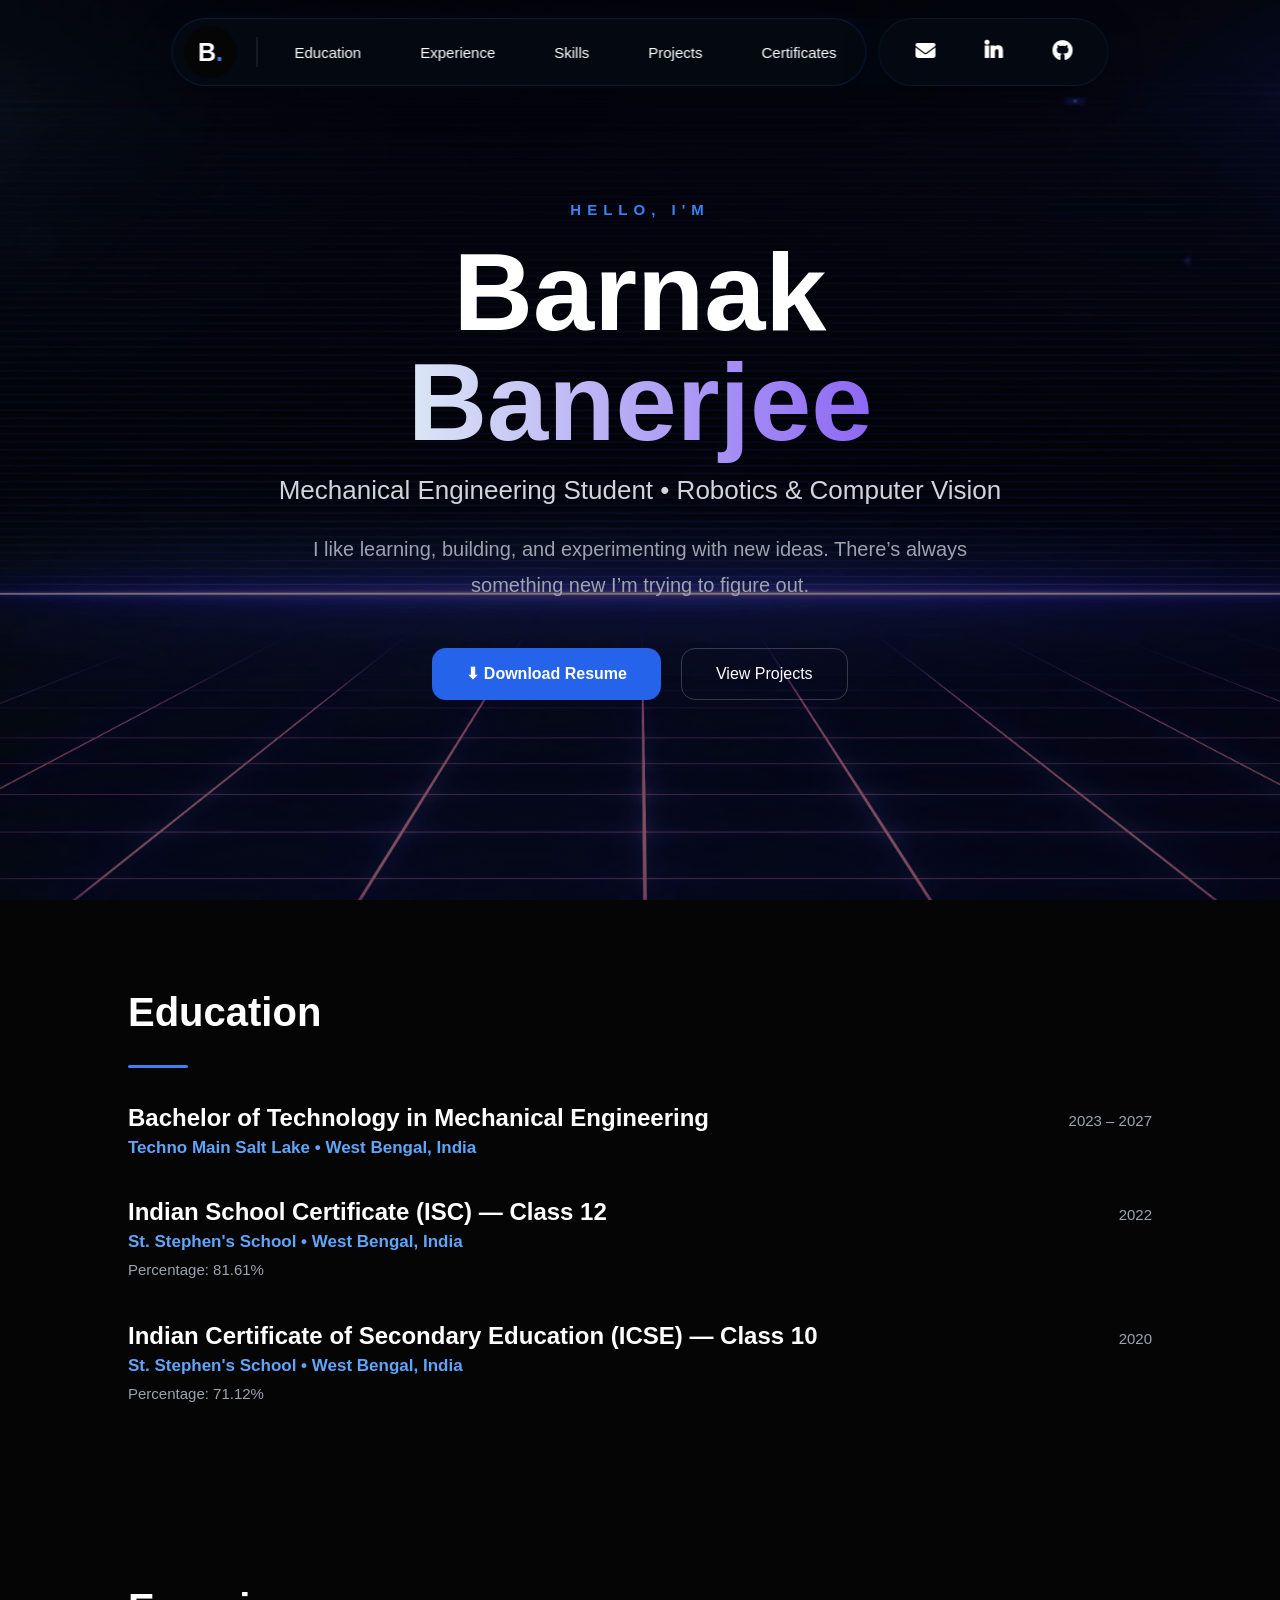
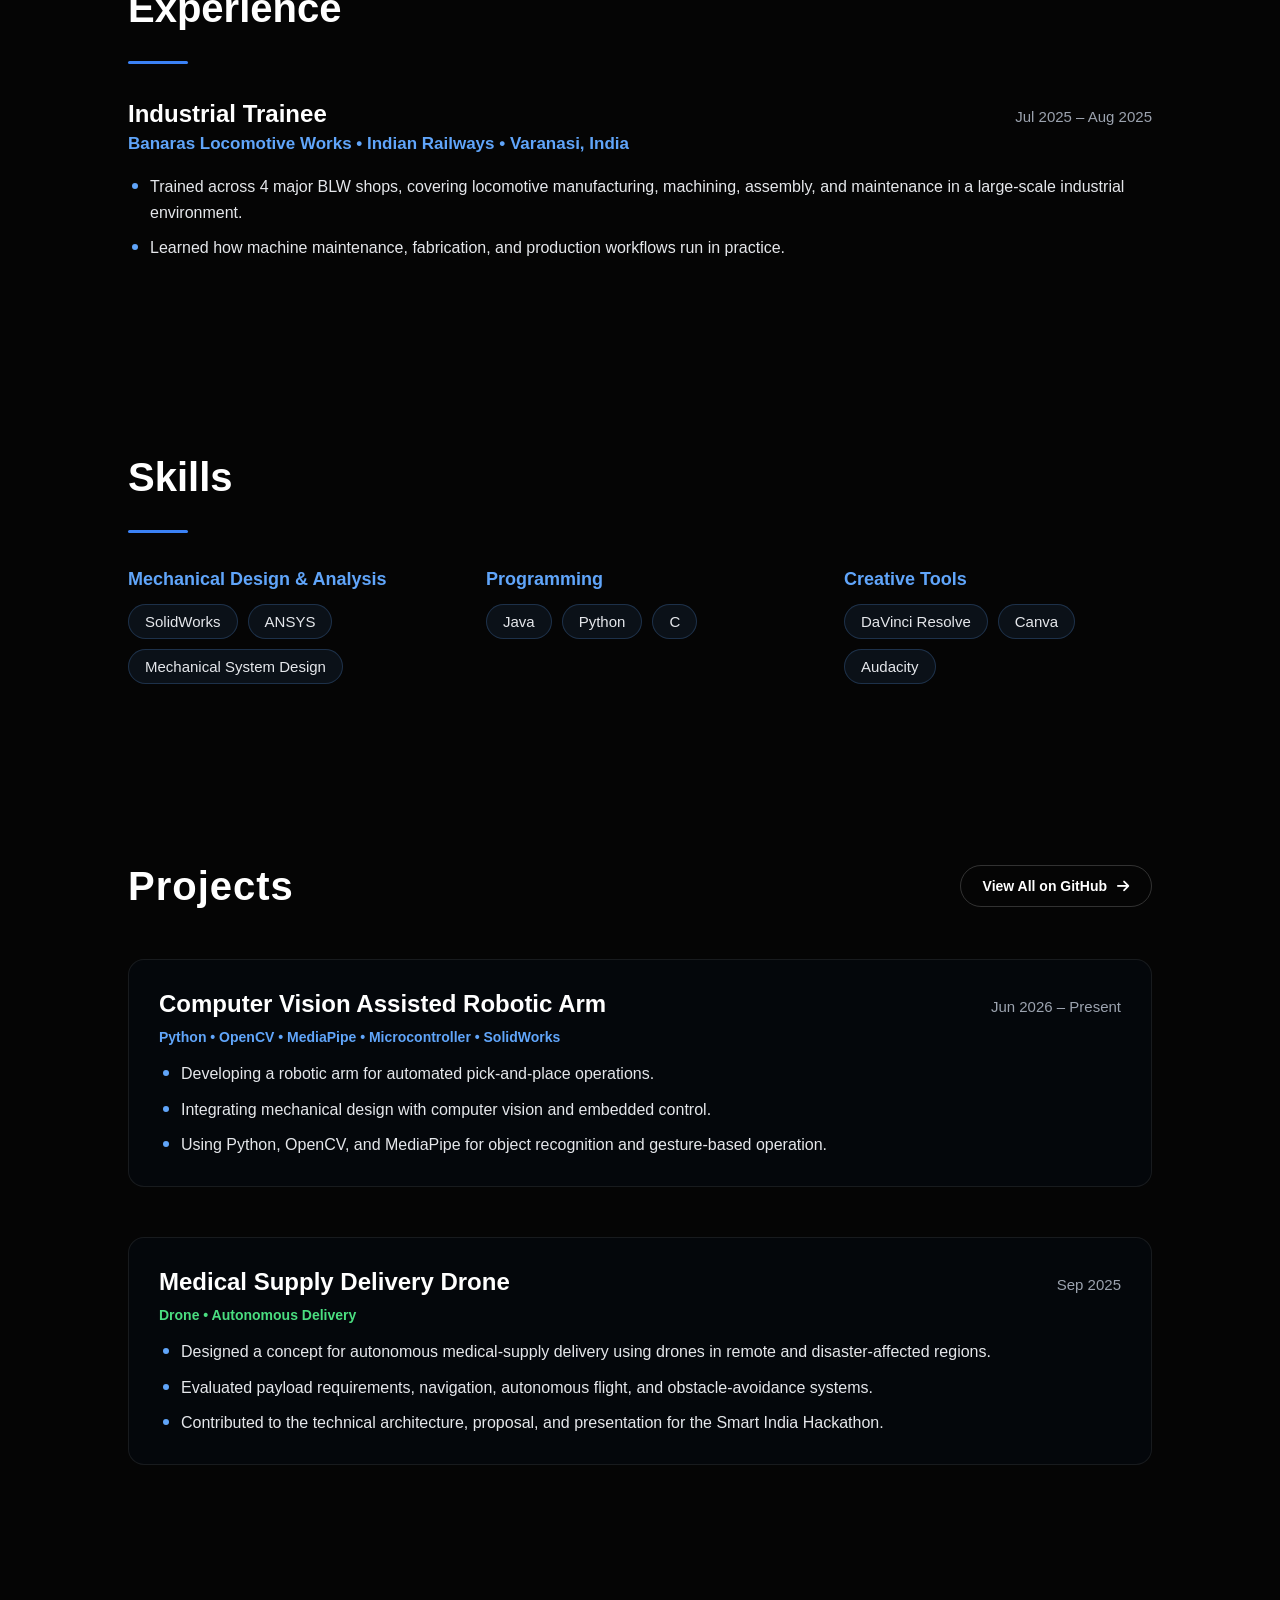
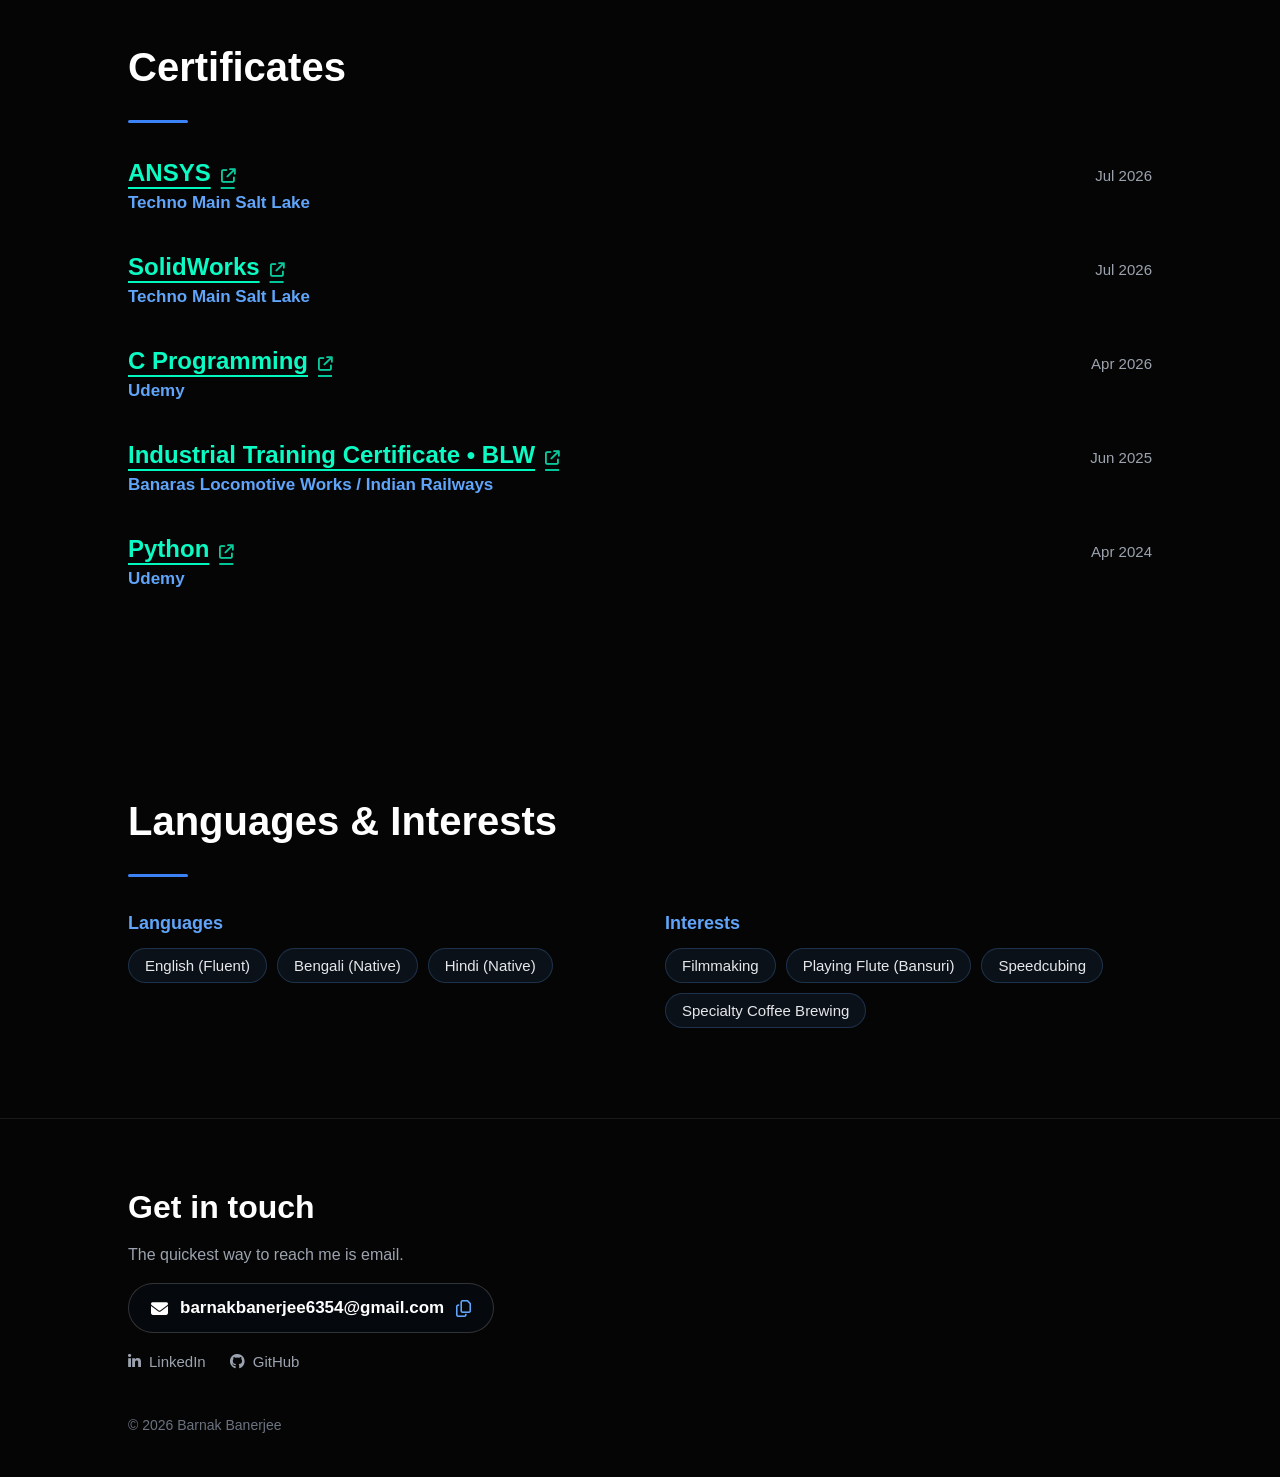
<file: index.html>
<!DOCTYPE html>
<html lang="en">
<head>
    <meta charset="UTF-8">
    <meta name="viewport" content="width=device-width,initial-scale=1">
    <title>Barnak Banerjee | Mechanical Engineering Student &amp; Programmer</title>
    <meta name="description" content="Portfolio of Barnak Banerjee, a mechanical engineering student building robotics and computer vision projects, with experience in SolidWorks, ANSYS and Python.">
    <meta property="og:type" content="website">
    <meta property="og:title" content="Barnak Banerjee | Portfolio">
    <meta property="og:description" content="Mechanical engineering student working on robotics, computer vision and CAD/CAE.">
    <link rel="icon" href="data:image/svg+xml,%3Csvg xmlns='http://www.w3.org/2000/svg' viewBox='0 0 64 64'%3E%3Crect width='64' height='64' rx='32' fill='%23050505'/%3E%3Ctext x='26' y='44' font-size='38' font-weight='800' text-anchor='middle' fill='white' font-family='Arial,sans-serif'%3EB%3C/text%3E%3Ccircle cx='46' cy='42' r='4' fill='%233b82f6'/%3E%3C/svg%3E">
    <link rel="stylesheet" href="https://cdnjs.cloudflare.com/ajax/libs/font-awesome/6.5.2/css/all.min.css">
    <link rel="stylesheet" href="style.css">
</head>
<body>
<nav>

    <!-- Navigation -->
    <div class="nav-main" id="navMain">

        <div class="nav-logo" id="navLogoBtn" role="button" tabindex="0" aria-label="Toggle menu">
            B<span>.</span>
        </div>

        <div class="nav-divider"></div>

        <div class="nav-links" id="navLinks">
            <a href="#education">Education</a>
            <a href="#experience">Experience</a>
            <a href="#skills">Skills</a>
            <a href="#projects">Projects</a>
            <a href="#certificates">Certificates</a>

        </div>

    </div>


    <!-- Contact -->
<div class="nav-contact">

    <a href="mailto:barnakbanerjee6354@gmail.com" id="copyEmail" data-email="barnakbanerjee6354@gmail.com" title="Copy email address" aria-label="Copy email address">
        <i class="fa-solid fa-envelope contact-icon"></i>
        <small></small>
    </a>

    <a href="https://www.linkedin.com/in/banerjeebarnak/" target="_blank" rel="noopener" aria-label="LinkedIn profile" title="LinkedIn">
        <i class="fa-brands fa-linkedin-in contact-icon"></i>
        <small></small>
    </a>

    <a href="https://github.com/Barnak67" target="_blank" rel="noopener" aria-label="GitHub profile" title="GitHub">
        <i class="fa-brands fa-github contact-icon"></i>
        <small></small>
    </a>

</div>

</nav>
<main>
<section class="hero">

    <div class="hero-content">

        <span class="hero-tag">
            HELLO, I'M
        </span>

        <h1>
            Barnak
            <span>Banerjee</span>
        </h1>

        <h2>
            Mechanical Engineering Student • Robotics &amp; Computer Vision
        </h2>

        <p>
        I like learning, building, and experimenting with new ideas. 
        There’s always something new I’m trying to figure out.
        </p>

    <div class="hero-buttons">

    <a href="assets/certificates/CoreCV.pdf" target="_blank" rel="noopener" class="btn">
        ⬇ Download Resume
    </a>

    <a href="#projects" class="btn-outline">
        View Projects
    </a>

</div>

    </div>

</section>
<section id='education'>
    <div class="section-header">
        <h2>Education</h2>
        <div class="section-underline"></div>
    </div>

<div class="edu-list">

    <div class="edu-entry">
        <div class="edu-top">
            <h3 class="edu-degree">Bachelor of Technology in Mechanical Engineering</h3>
            <span class="edu-date">2023 – 2027</span>
        </div>
        <p class="edu-school">Techno Main Salt Lake &bull; West Bengal, India</p>
        <!-- <p class="edu-detail">CGPA: X.XX</p> -->
    </div>

    <div class="edu-entry">
        <div class="edu-top">
            <h3 class="edu-degree">Indian School Certificate (ISC) — Class 12</h3>
            <span class="edu-date">2022</span>
        </div>
        <p class="edu-school">St. Stephen's School &bull; West Bengal, India </p>
        <p class="edu-detail">Percentage: 81.61%</p>
    </div>

    <div class="edu-entry">
        <div class="edu-top">
            <h3 class="edu-degree">Indian Certificate of Secondary Education (ICSE) — Class 10</h3>
            <span class="edu-date">2020</span>
        </div>
        <p class="edu-school">St. Stephen's School &bull; West Bengal, India</p>
        <p class="edu-detail">Percentage: 71.12%</p>
    </div>

</div>
</section>

<section id='experience'>
    <div class="section-header">
        <h2>Experience</h2>
        <div class="section-underline"></div>
    </div>

    <div class="exp-list">

        <div class="exp-entry">
            <div class="exp-top">   
                <h3 class="exp-title">Industrial Trainee</h3>
                <span class="exp-date">Jul 2025 – Aug 2025</span>
            </div>
            <p class="exp-company">Banaras Locomotive Works &bull; Indian Railways &bull; Varanasi, India</p>

            <ul class="exp-bullets">
                <li>Trained across 4 major BLW shops, covering locomotive manufacturing, machining, assembly, and maintenance in a large-scale industrial environment.</li>
                <li>Learned how machine maintenance, fabrication, and production workflows run in practice.</li>
            </ul>
        </div>

        <!-- <div class="exp-entry">
            <div class="exp-top">
                <h3 class="exp-title">Job / Internship Title</h3>
                <span class="exp-date">Start Date – End Date</span>
            </div>
            <p class="exp-company">Company Name &bull; City, Country</p>
            <ul class="exp-bullets">
                <li>...</li>
            </ul>
            <p class="exp-tags">...</p>
        </div> -->

    </div>
</section>

<section id='skills'>
    <div class="section-header">
        <h2>Skills</h2>
        <div class="section-underline"></div>
    </div>

    <div class="skills-columns">

        <div class="skills-category">
            <h3>Mechanical Design & Analysis</h3>
            <ul>
                <li>SolidWorks</li>
                <li>ANSYS</li>
                <li>Mechanical System Design</li>
            </ul>
        </div>

        <div class="skills-category">
            <h3>Programming</h3>
            <ul>
                <li>Java</li>
                <li>Python</li>
                <li>C</li>
            </ul>
        </div>

        <div class="skills-category">
            <h3>Creative Tools</h3>
            <ul>
                <li>DaVinci Resolve</li>
                <li>Canva</li>
                <li>Audacity</li>
            </ul>
        </div>

    </div>
</section>

<section id='projects'>

    <div class="projects-header">
        <h2>Projects</h2>
        <a href="https://github.com/Barnak67" class="btn-view-all" target="_blank" rel="noopener">
            View All on GitHub <i class="fa-solid fa-arrow-right"></i>
        </a>
    </div>

    <div class="projects-list">

        <div class="project-entry">
            <div class="project-top">
                <h3 class="project-title">Computer Vision Assisted Robotic Arm</h3>
                <span class="project-date">Jun 2026 – Present</span>
            </div>
            <p class="project-tag node-blue">Python &bull; OpenCV &bull; MediaPipe &bull; Microcontroller &bull; SolidWorks</p>
            <ul class="project-bullets">
                <li>Developing a robotic arm for automated pick-and-place operations.</li>
                <li>Integrating mechanical design with computer vision and embedded control.</li>
                <li>Using Python, OpenCV, and MediaPipe for object recognition and gesture-based operation.</li>
            </ul>
            <!-- Optional: link the repo or a demo video once it is ready
            <a href="https://github.com/Barnak67/REPO-NAME" target="_blank" rel="noopener" class="project-link"><i class="fa-brands fa-github"></i> Source code</a> -->
        </div>

        <div class="project-entry">
            <div class="project-top">
                <h3 class="project-title">Medical Supply Delivery Drone</h3>
                <span class="project-date">Sep 2025</span>
            </div>
            <p class="project-tag node-green">Drone &bull; Autonomous Delivery</p>
            <ul class="project-bullets">
                <li>Designed a concept for autonomous medical-supply delivery using drones in remote and disaster-affected regions.</li>
                <li>Evaluated payload requirements, navigation, autonomous flight, and obstacle-avoidance systems.</li>
                <li>Contributed to the technical architecture, proposal, and presentation for the Smart India Hackathon.</li>
            </ul>
            <!-- Optional: link the repo or a demo video once it is ready
            <a href="https://github.com/Barnak67/REPO-NAME" target="_blank" rel="noopener" class="project-link"><i class="fa-brands fa-github"></i> Source code</a> -->
        </div>

        <!-- Add more projects by duplicating a .project-entry block.
             Cycle through node-blue / node-purple / node-green / node-orange
             for the .project-tag color. -->

    </div>
</section>
<section id='certificates'>
    <div class="section-header">
        <h2>Certificates</h2>
        <div class="section-underline"></div>
    </div>

    <div class="cert-list">
        <div class="cert-entry">
            <div class="cert-top">
                <a href="assets/certificates/Barnak%20Banerjee_TMSL_Ansys.pdf" target="_blank" rel="noopener" class="cert-name">ANSYS</a>
                <span class="cert-date">Jul 2026</span>
            </div>
            <p class="cert-issuer">Techno Main Salt Lake</p>
        </div>

        <div class="cert-entry">
            <div class="cert-top">
                <a href="assets/certificates/Barnak%20Banaerjee_TMSL_SolidWorks.pdf" target="_blank" rel="noopener" class="cert-name">SolidWorks</a>
                <span class="cert-date">Jul 2026</span>
            </div>
            <p class="cert-issuer">Techno Main Salt Lake</p>
        </div>

        <div class="cert-entry">
            <div class="cert-top">
                <a href="assets/certificates/c_programming.pdf" target="_blank" rel="noopener" class="cert-name">C Programming</a>
                <span class="cert-date">Apr 2026</span>
            </div>
            <p class="cert-issuer">Udemy</p>
        </div>

        <div class="cert-entry">
            <div class="cert-top">
                <a href="assets/certificates/blw_cer.pdf" target="_blank" rel="noopener" class="cert-name">Industrial Training Certificate &bull; BLW</a>
                <span class="cert-date">Jun 2025</span>
            </div>
            <p class="cert-issuer">Banaras Locomotive Works / Indian Railways</p>
        </div>

        <div class="cert-entry">
            <div class="cert-top">
                <a href="assets/certificates/python_Cer.pdf" target="_blank" rel="noopener" class="cert-name">Python</a>
                <span class="cert-date">Apr 2024</span>
            </div>
            <p class="cert-issuer">Udemy</p>
        </div>

        <!-- Add more certificates by duplicating a .cert-entry block.
             Point each href at the certificate file (PDF or image) saved
             in assets/certificates/, or at its public verification link. -->

    </div>
</section>
<section id='languages-interests'>
    <div class="section-header">
        <h2>Languages &amp; Interests</h2>
        <div class="section-underline"></div>
    </div>

    <div class="skills-columns">

        <div class="skills-category">
            <h3>Languages</h3>
            <ul>
                <li>English (Fluent)</li>
                <li>Bengali (Native)</li>
                <li>Hindi (Native)</li>
            </ul>
        </div>

        <div class="skills-category">
            <h3>Interests</h3>
            <ul>
                <li>Filmmaking</li>
                <li>Playing Flute (Bansuri)</li>
                <li>Speedcubing</li>
                <li>Specialty Coffee Brewing</li>
            </ul>
        </div>

    </div>
</section>
</main>

<footer class="site-footer" id="contact">
    <h2>Get in touch</h2>
    <p>The quickest way to reach me is email.</p>

    <button type="button" class="email-copy" data-email="barnakbanerjee6354@gmail.com" aria-label="Copy email address">
        <i class="fa-solid fa-envelope"></i>
        <span>barnakbanerjee6354@gmail.com</span>
        <i class="fa-regular fa-copy"></i>
    </button>

    <div class="footer-links">
        <a href="https://www.linkedin.com/in/banerjeebarnak/" target="_blank" rel="noopener"><i class="fa-brands fa-linkedin-in"></i> LinkedIn</a>
        <a href="https://github.com/Barnak67" target="_blank" rel="noopener"><i class="fa-brands fa-github"></i> GitHub</a>
    </div>

    <p class="footer-note">&copy; 2026 Barnak Banerjee</p>
</footer>

<script src="script.js"></script>
</body>
</html>
</file>
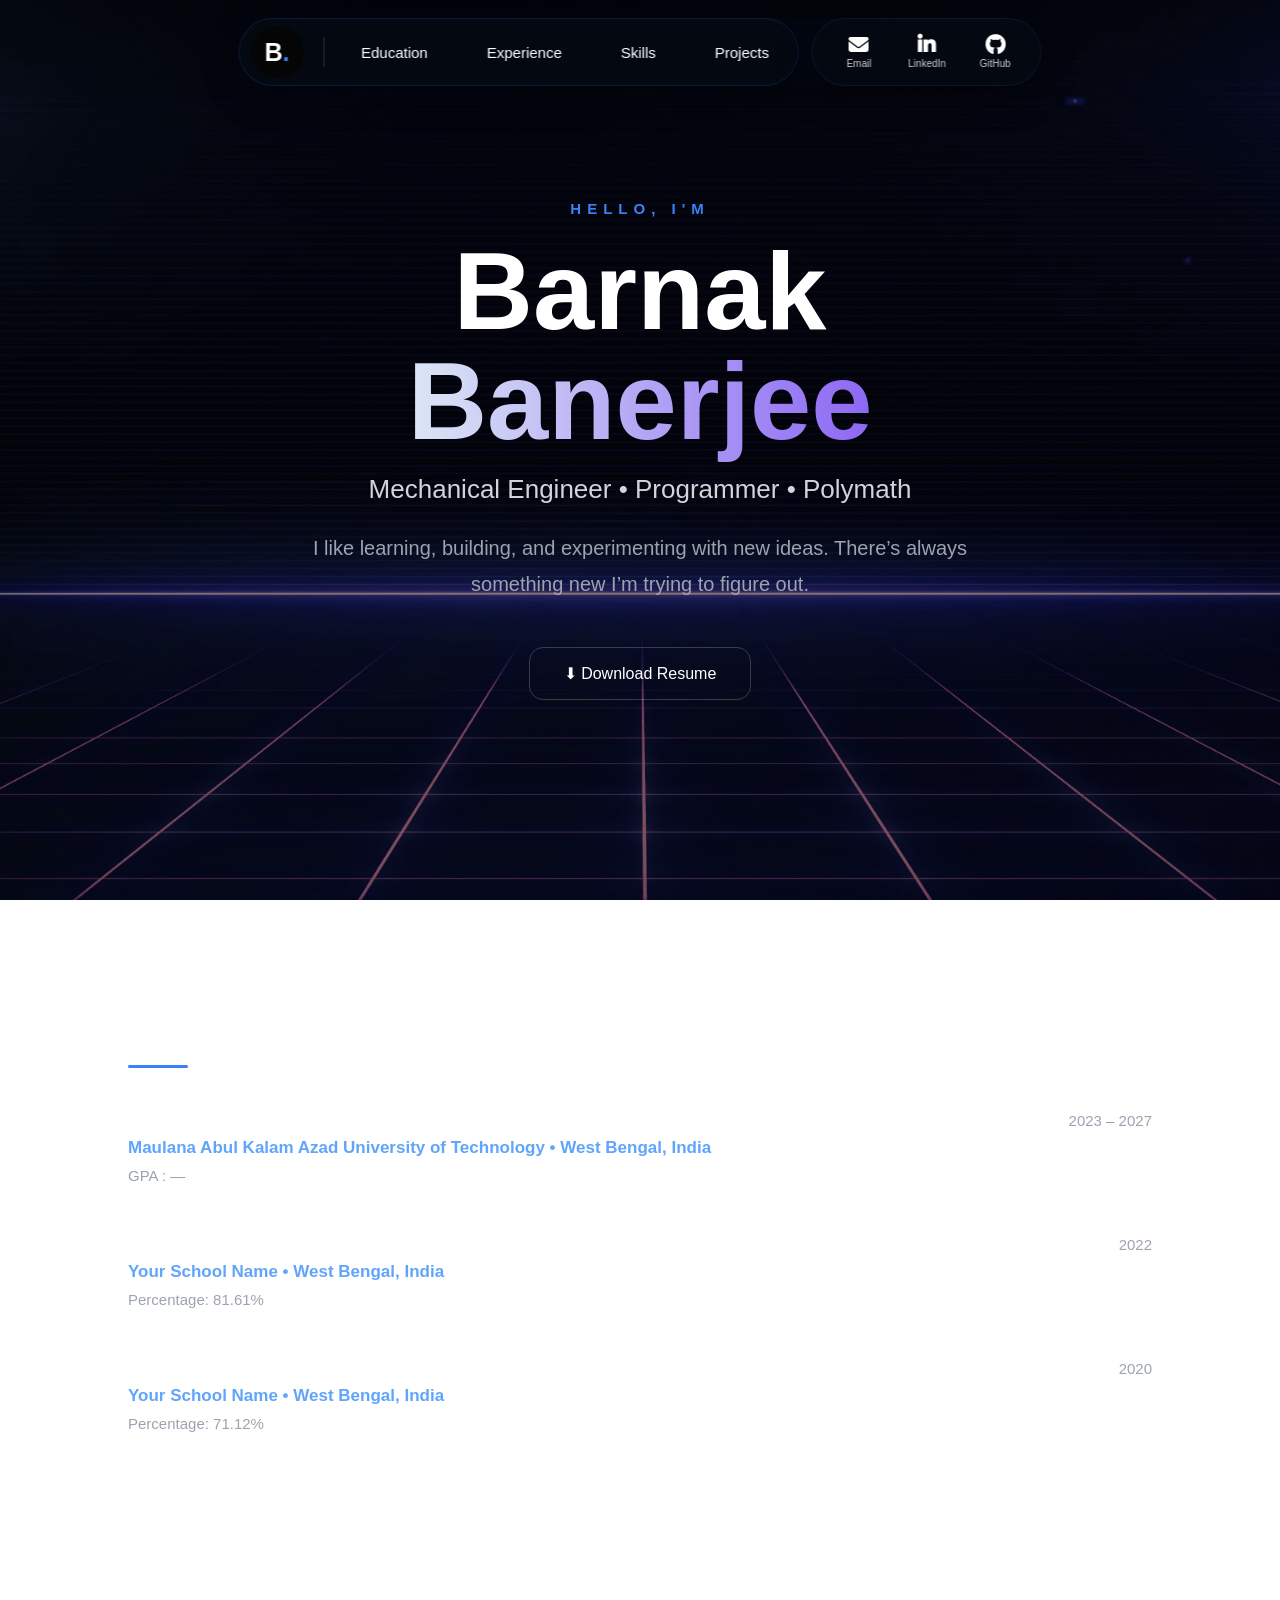
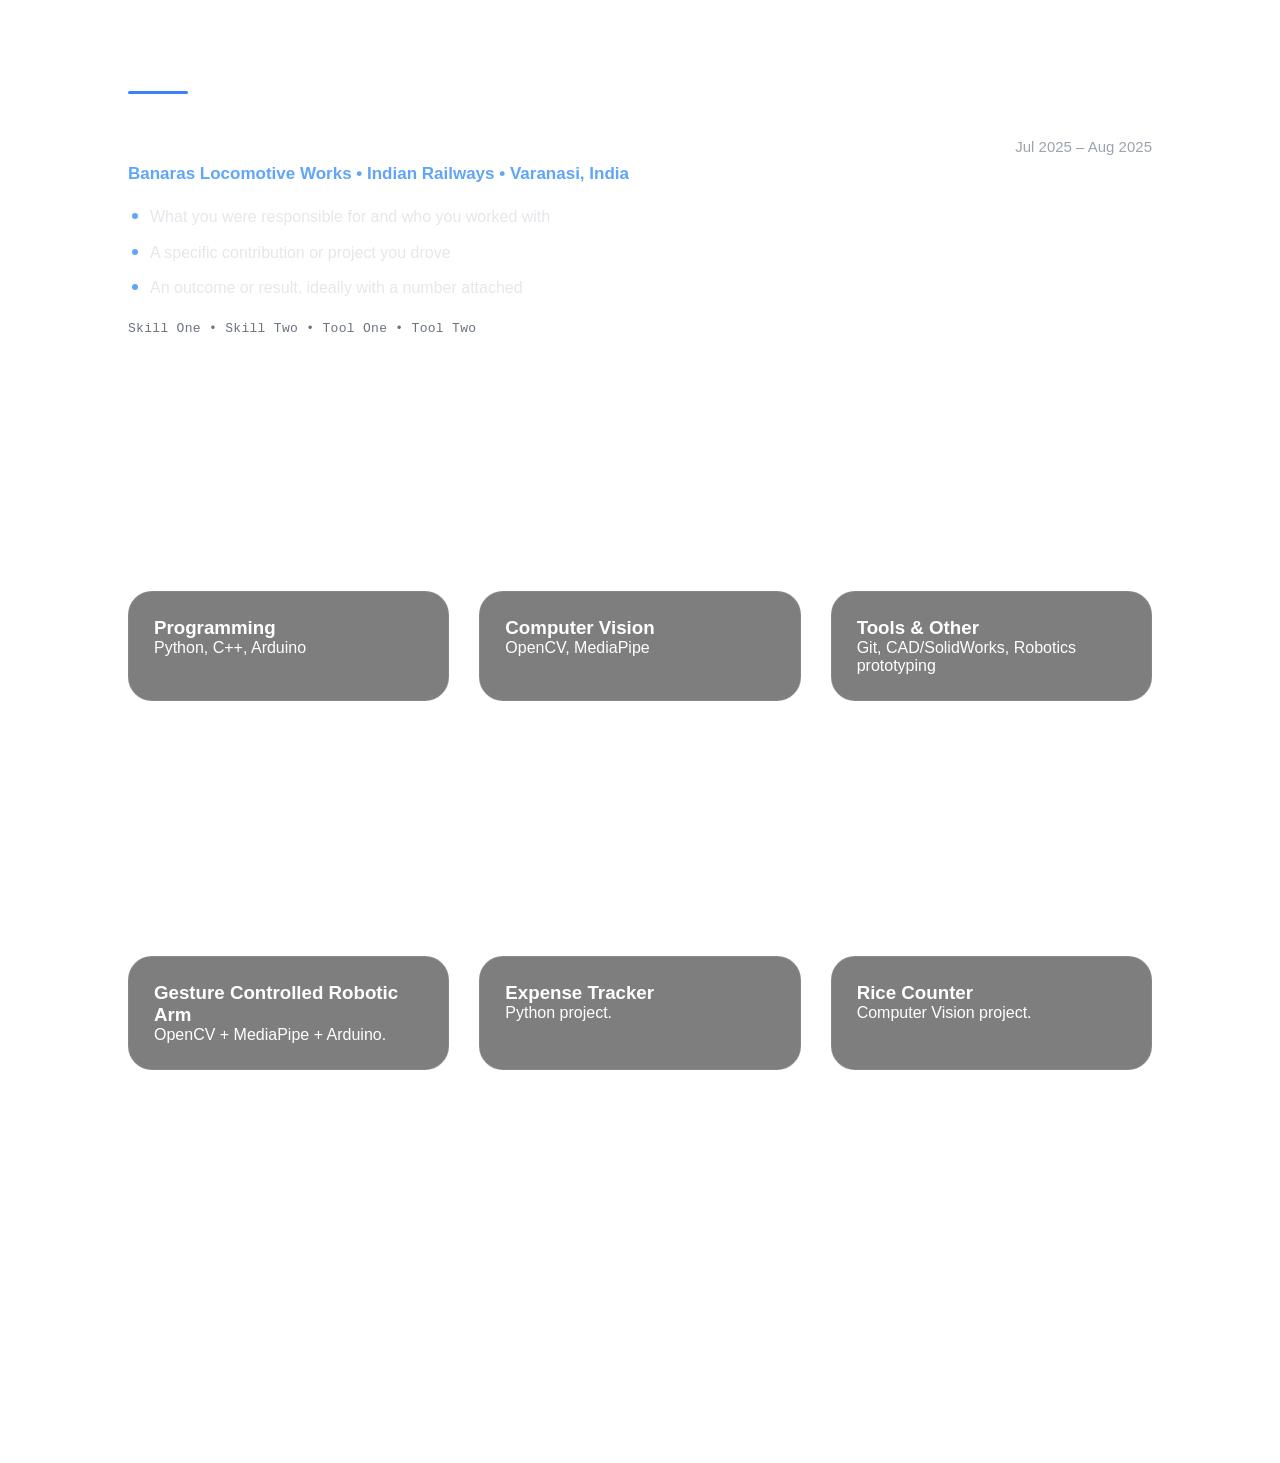
<file: Barnak_Portfolio_Template/index.html>
<!DOCTYPE html><html>
    <head>
    <link rel="stylesheet" href="https://cdnjs.cloudflare.com/ajax/libs/font-awesome/6.5.2/css/all.min.css">
    <meta charset='UTF-8'><meta name='viewport' content='width=device-width,initial-scale=1'>
<title>Barnak | Portfolio</title><link rel='stylesheet' href='style.css'></head>
<body>
<nav>

    <!-- Navigation -->
    <div class="nav-main">

        <div class="nav-logo">
            B<span>.</span>
        </div>

        <div class="nav-divider"></div>

        <div class="nav-links">
            <a href="#education">Education</a>
            <a href="#experience">Experience</a>
            <a href="#skills">Skills</a>
            <a href="#projects">Projects</a>

        </div>

    </div>


    <!-- Contact -->
<div class="nav-contact">

    <a href="mailto:your@email.com">
        <i class="fa-solid fa-envelope contact-icon"></i>
        <small>Email</small>
    </a>

    <a href="YOUR-LINKEDIN-LINK" target="_blank">
        <i class="fa-brands fa-linkedin-in contact-icon"></i>
        <small>LinkedIn</small>
    </a>

    <a href="YOUR-GITHUB-LINK" target="_blank">
        <i class="fa-brands fa-github contact-icon"></i>
        <small>GitHub</small>
    </a>

</div>

</nav>
<section class="hero">

    <div class="hero-content">

        <span class="hero-tag">
            HELLO, I'M
        </span>

        <h1>
            Barnak
            <span>Banerjee</span>
        </h1>

        <h2>
            Mechanical Engineer • Programmer • Polymath
        </h2>

        <p>
        I like learning, building, and experimenting with new ideas. 
        There’s always something new I’m trying to figure out.
        </p>

    <div class="hero-buttons">

    <a href="#" class="btn-outline">
        ⬇ Download Resume
    </a>

</div>

    </div>

</section>
<section id='education'>
    <div class="section-header">
        <h2>Education</h2>
        <div class="section-underline"></div>
    </div>

<div class="edu-list">

    <div class="edu-entry">
        <div class="edu-top">
            <h3 class="edu-degree">Bachelor of Technology in Mechanical Engineering</h3>
            <span class="edu-date">2023 – 2027</span>
        </div>
        <p class="edu-school">Maulana Abul Kalam Azad University of Technology &bull; West Bengal, India</p>
        <p class="edu-detail">GPA : —</p>
    </div>

    <div class="edu-entry">
        <div class="edu-top">
            <h3 class="edu-degree">Indian School Certificate (ISC) — Class 12</h3>
            <span class="edu-date">2022</span>
        </div>
        <p class="edu-school">Your School Name &bull; West Bengal, India </p>
        <p class="edu-detail">Percentage: 81.61%</p>
    </div>

    <div class="edu-entry">
        <div class="edu-top">
            <h3 class="edu-degree">Indian Certificate of Secondary Education (ICSE) — Class 10</h3>
            <span class="edu-date">2020</span>
        </div>
        <p class="edu-school">Your School Name &bull; West Bengal, India</p>
        <p class="edu-detail">Percentage: 71.12%</p>
    </div>

</div>
</section>

<section id='experience'>
    <div class="section-header">
        <h2>Experience</h2>
        <div class="section-underline"></div>
    </div>

    <div class="exp-list">

        <div class="exp-entry">
            <div class="exp-top">   
                <h3 class="exp-title">Internship</h3>
                <span class="exp-date">Jul 2025 – Aug 2025</span>
            </div>
            <p class="exp-company">Banaras Locomotive Works &bull; Indian Railways &bull; Varanasi, India</p>

            <ul class="exp-bullets">
                <li>What you were responsible for and who you worked with</li>
                <li>A specific contribution or project you drove</li>
                <li>An outcome or result, ideally with a number attached</li>
            </ul>

            <p class="exp-tags">Skill One &bull; Skill Two &bull; Tool One &bull; Tool Two</p>
        </div>

        <!-- <div class="exp-entry">
            <div class="exp-top">
                <h3 class="exp-title">Job / Internship Title</h3>
                <span class="exp-date">Start Date – End Date</span>
            </div>
            <p class="exp-company">Company Name &bull; City, Country</p>
            <ul class="exp-bullets">
                <li>...</li>
            </ul>
            <p class="exp-tags">...</p>
        </div> -->

    </div>
</section>

<section id='skills'><h2>Skills</h2><div class='cards'>
<div class='card'>
    <h3>Programming</h3>
    <p>Python, C++, Arduino</p>
</div>
<div class='card'>
    <h3>Computer Vision</h3>
    <p>OpenCV, MediaPipe</p>
</div>
<div class='card'>
    <h3>Tools &amp; Other</h3>
    <p>Git, CAD/SolidWorks, Robotics prototyping</p>
</div>
</div></section>

<section id='projects'><h2>Projects</h2><div class='cards'>
<div class='card'><h3>Gesture Controlled Robotic Arm</h3><p>OpenCV + MediaPipe + Arduino.</p></div>
<div class='card'><h3>Expense Tracker</h3><p>Python project.</p></div>
<div class='card'><h3>Rice Counter</h3><p>Computer Vision project.</p></div>
</div></section>
<section id='contact'><h2>Contact</h2><p>Email: barnakbanerjee6354@gmail.com</p></section>
<script src='script.js'></script></body></html>
</file>
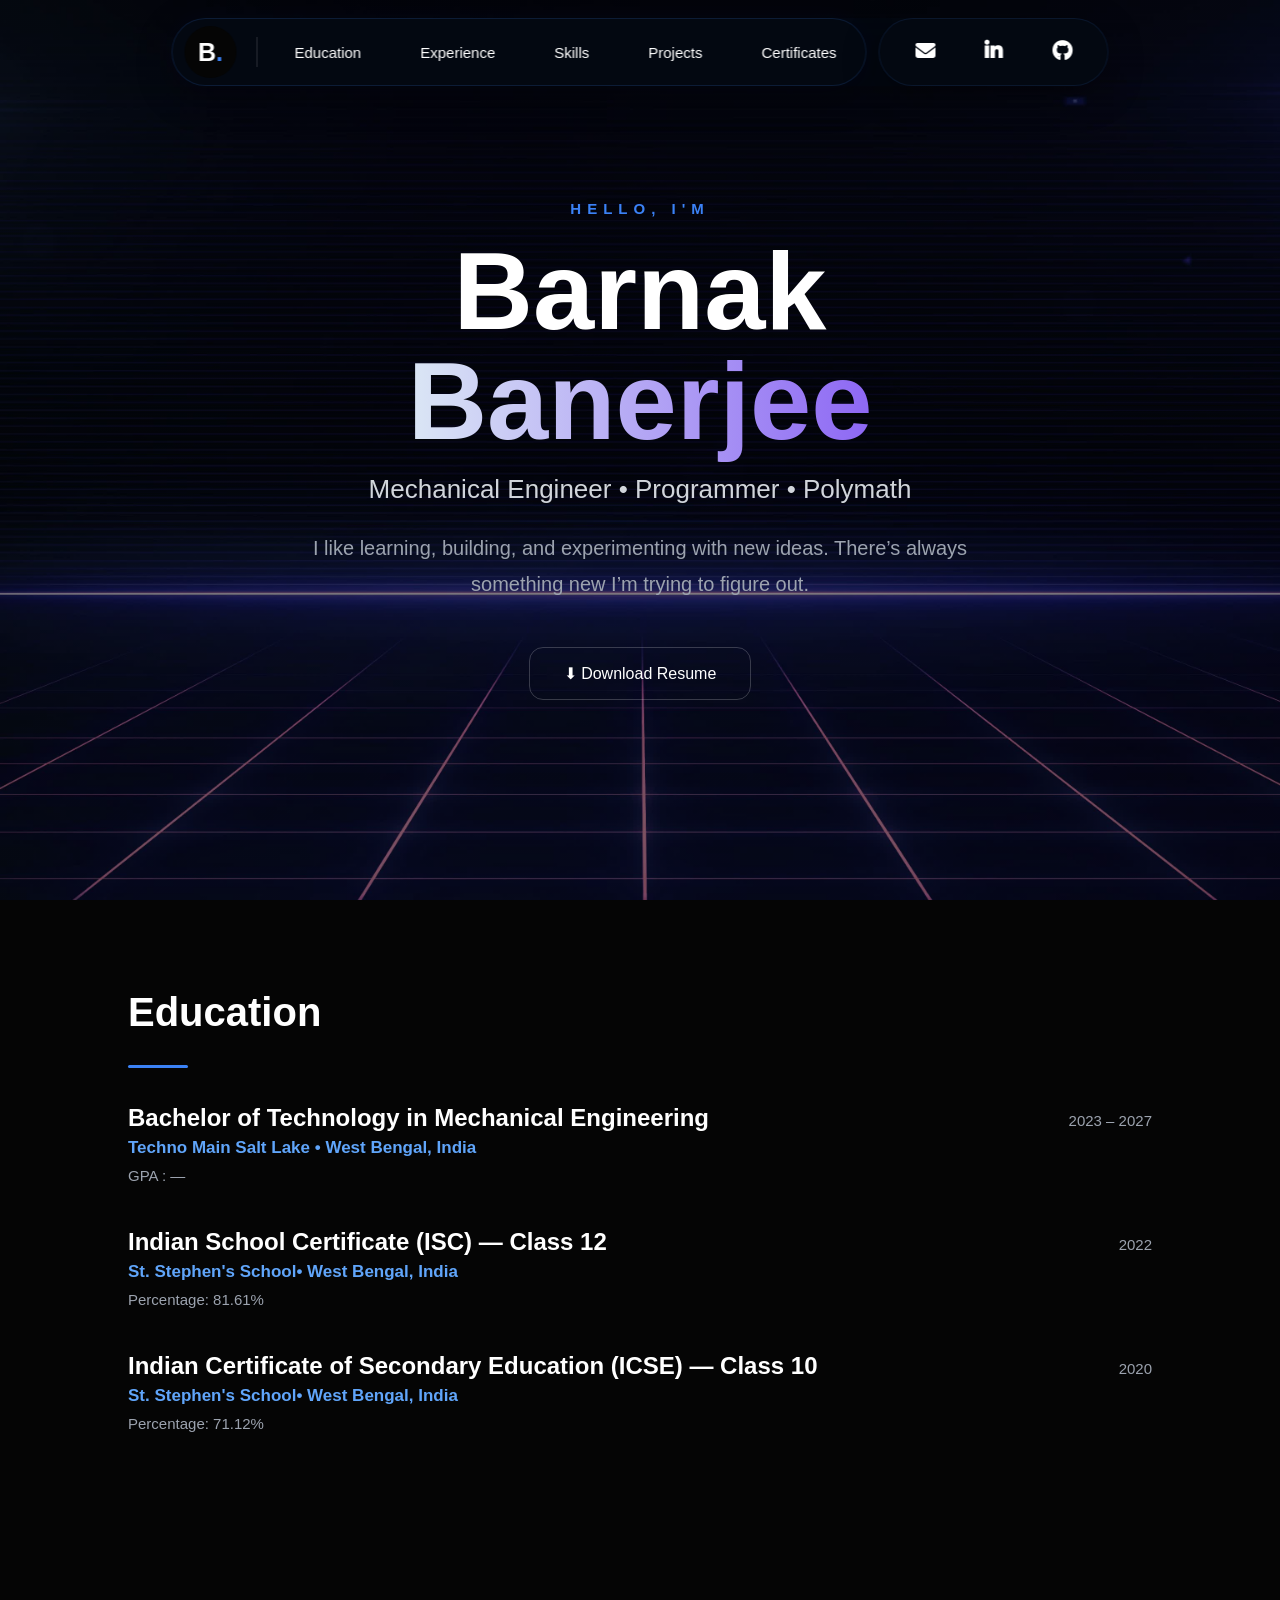
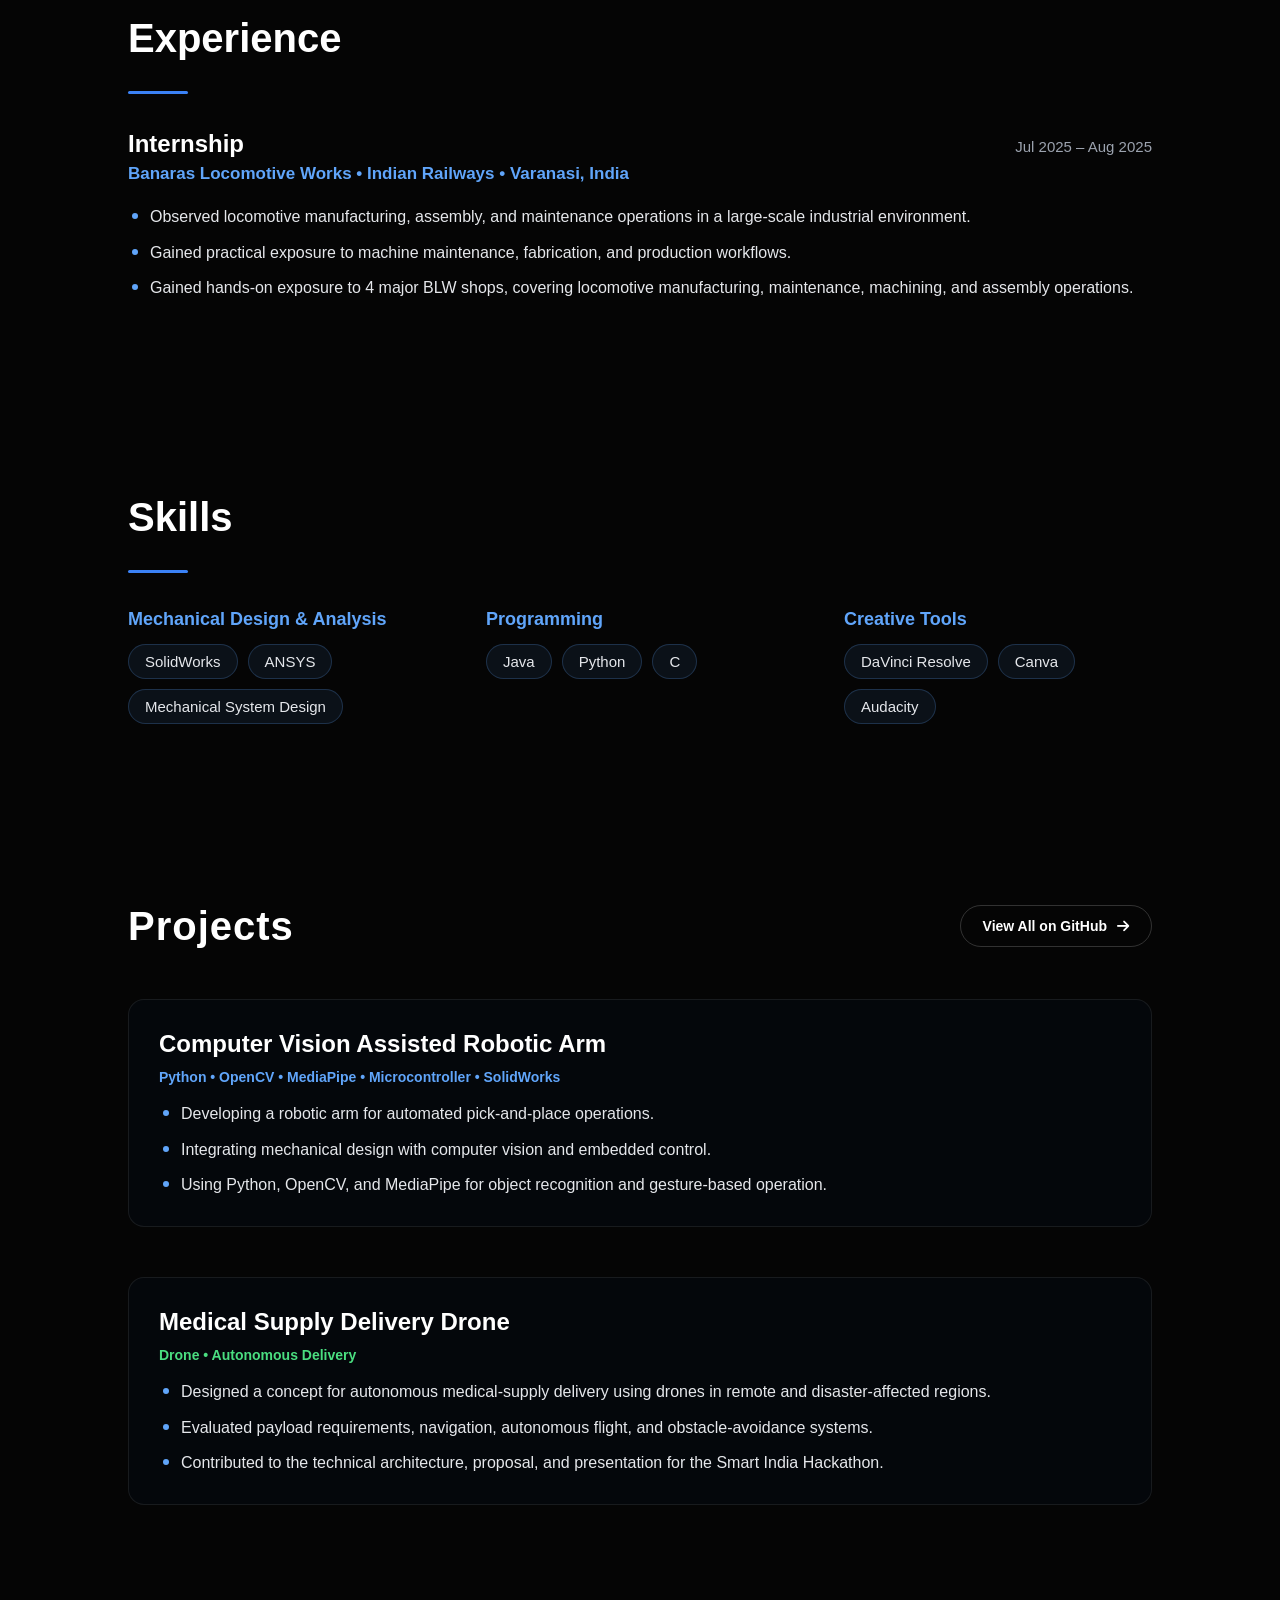
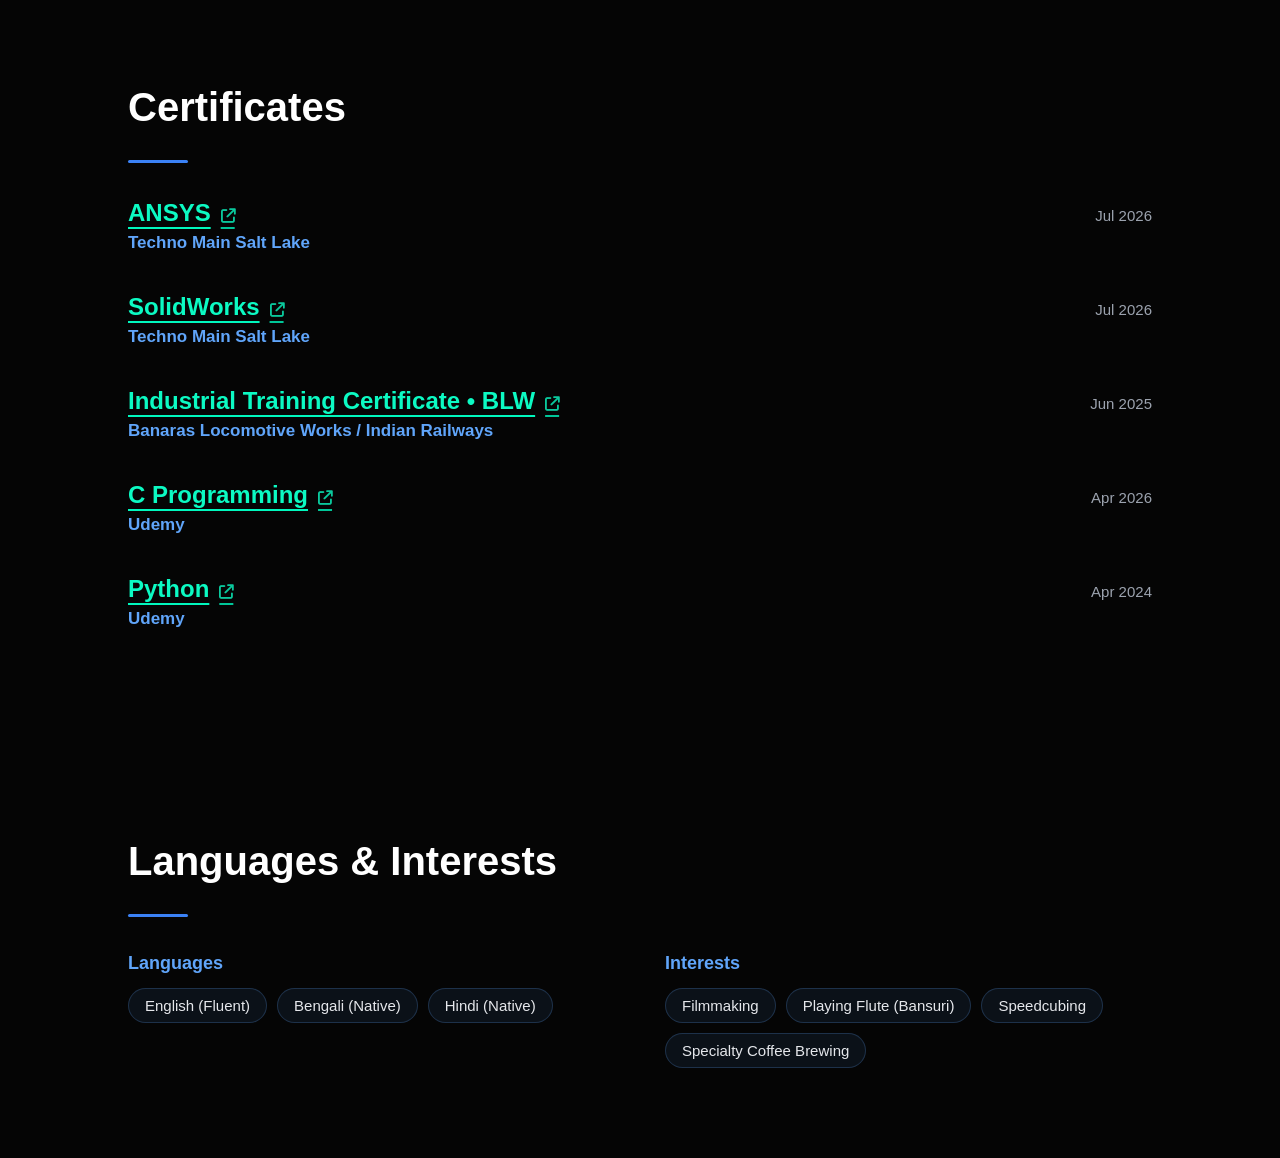
<file: buffer.html>
<!DOCTYPE html><html>
    <head>
    <link rel="stylesheet" href="https://cdnjs.cloudflare.com/ajax/libs/font-awesome/6.5.2/css/all.min.css">
    <meta charset='UTF-8'><meta name='viewport' content='width=device-width,initial-scale=1'>
<title>Barnak | Portfolio</title><link rel='stylesheet' href='style.css'></head>
<body>
<nav>

    <!-- Navigation -->
    <div class="nav-main" id="navMain">

        <div class="nav-logo" id="navLogoBtn" role="button" tabindex="0" aria-label="Toggle menu">
            B<span>.</span>
        </div>

        <div class="nav-divider"></div>

        <div class="nav-links" id="navLinks">
            <a href="#education">Education</a>
            <a href="#experience">Experience</a>
            <a href="#skills">Skills</a>
            <a href="#projects">Projects</a>
            <a href="#certificates">Certificates</a>

        </div>

    </div>


    <!-- Contact -->
<div class="nav-contact">

    <a href="mailto:barnakbanerjee6354@gmail.com" id="copyEmail" data-email="barnakbanerjee6354@gmail.com" title="Copy email address" aria-label="Copy email address">
        <i class="fa-solid fa-envelope contact-icon"></i>
        <small></small>
    </a>

    <a href="https://www.linkedin.com/in/banerjeebarnak/" target="_blank">
        <i class="fa-brands fa-linkedin-in contact-icon"></i>
        <small></small>
    </a>

    <a href="https://github.com/Barnak67" target="_blank">
        <i class="fa-brands fa-github contact-icon"></i>
        <small></small>
    </a>

</div>

</nav>
<section class="hero">

    <div class="hero-content">

        <span class="hero-tag">
            HELLO, I'M
        </span>

        <h1>
            Barnak
            <span>Banerjee</span>
        </h1>

        <h2>
            Mechanical Engineer • Programmer • Polymath
        </h2>

        <p>
        I like learning, building, and experimenting with new ideas. 
        There’s always something new I’m trying to figure out.
        </p>

    <div class="hero-buttons">

    <a href="assets/certificates/Barnak_Resume.pdf" target="_blank" class="btn-outline">
        ⬇ Download Resume
    </a>

</div>

    </div>

</section>
<section id='education'>
    <div class="section-header">
        <h2>Education</h2>
        <div class="section-underline"></div>
    </div>

<div class="edu-list">

    <div class="edu-entry">
        <div class="edu-top">
            <h3 class="edu-degree">Bachelor of Technology in Mechanical Engineering</h3>
            <span class="edu-date">2023 – 2027</span>
        </div>
        <p class="edu-school">Techno Main Salt Lake &bull; West Bengal, India</p>
        <p class="edu-detail">GPA : —</p>
    </div>

    <div class="edu-entry">
        <div class="edu-top">
            <h3 class="edu-degree">Indian School Certificate (ISC) — Class 12</h3>
            <span class="edu-date">2022</span>
        </div>
        <p class="edu-school">St. Stephen's School&bull; West Bengal, India </p>
        <p class="edu-detail">Percentage: 81.61%</p>
    </div>

    <div class="edu-entry">
        <div class="edu-top">
            <h3 class="edu-degree">Indian Certificate of Secondary Education (ICSE) — Class 10</h3>
            <span class="edu-date">2020</span>
        </div>
        <p class="edu-school">St. Stephen's School&bull; West Bengal, India</p>
        <p class="edu-detail">Percentage: 71.12%</p>
    </div>

</div>
</section>

<section id='experience'>
    <div class="section-header">
        <h2>Experience</h2>
        <div class="section-underline"></div>
    </div>

    <div class="exp-list">

        <div class="exp-entry">
            <div class="exp-top">   
                <h3 class="exp-title">Internship</h3>
                <span class="exp-date">Jul 2025 – Aug 2025</span>
            </div>
            <p class="exp-company">Banaras Locomotive Works &bull; Indian Railways &bull; Varanasi, India</p>

            <ul class="exp-bullets">
                <li>Observed locomotive manufacturing, assembly, and maintenance operations in a large-scale industrial environment.</li>
                <li>Gained practical exposure to machine maintenance, fabrication, and production workflows.</li>
                <li>Gained hands-on exposure to 4 major BLW shops, covering locomotive manufacturing, maintenance, machining, and assembly operations.</li>
            </ul>
        </div>

        <!-- <div class="exp-entry">
            <div class="exp-top">
                <h3 class="exp-title">Job / Internship Title</h3>
                <span class="exp-date">Start Date – End Date</span>
            </div>
            <p class="exp-company">Company Name &bull; City, Country</p>
            <ul class="exp-bullets">
                <li>...</li>
            </ul>
            <p class="exp-tags">...</p>
        </div> -->

    </div>
</section>

<section id='skills'>
    <div class="section-header">
        <h2>Skills</h2>
        <div class="section-underline"></div>
    </div>

    <div class="skills-columns">

        <div class="skills-category">
            <h3>Mechanical Design & Analysis</h3>
            <ul>
                <li>SolidWorks</li>
                <li>ANSYS</li>
                <li>Mechanical System Design</li>
            </ul>
        </div>

        <div class="skills-category">
            <h3>Programming</h3>
            <ul>
                <li>Java</li>
                <li>Python</li>
                <li>C</li>
            </ul>
        </div>

        <div class="skills-category">
            <h3>Creative Tools</h3>
            <ul>
                <li>DaVinci Resolve</li>
                <li>Canva</li>
                <li>Audacity</li>
            </ul>
        </div>

    </div>
</section>

<section id='projects'>

    <div class="projects-header">
        <h2>Projects</h2>
        <a href="https://github.com/Barnak67" class="btn-view-all" target="_blank">
            View All on GitHub <i class="fa-solid fa-arrow-right"></i>
        </a>
    </div>

    <div class="projects-list">

        <div class="project-entry">
            <h3 class="project-title">Computer Vision Assisted Robotic Arm</h3>
            <p class="project-tag node-blue">Python &bull; OpenCV &bull; MediaPipe &bull; Microcontroller &bull; SolidWorks</p>
            <ul class="project-bullets">
                <li>Developing a robotic arm for automated pick-and-place operations.</li>
                <li>Integrating mechanical design with computer vision and embedded control.</li>
                <li>Using Python, OpenCV, and MediaPipe for object recognition and gesture-based operation.</li>
            </ul>
        </div>

        <div class="project-entry">
            <h3 class="project-title">Medical Supply Delivery Drone</h3>
            <p class="project-tag node-green">Drone &bull; Autonomous Delivery</p>
            <ul class="project-bullets">
                <li>Designed a concept for autonomous medical-supply delivery using drones in remote and disaster-affected regions.</li>
                <li>Evaluated payload requirements, navigation, autonomous flight, and obstacle-avoidance systems.</li>
                <li>Contributed to the technical architecture, proposal, and presentation for the Smart India Hackathon.</li>
            </ul>
        </div>

        <!-- Add more projects by duplicating a .project-entry block.
             Cycle through node-blue / node-purple / node-green / node-orange
             for the .project-tag color. -->

    </div>
</section>
<section id='certificates'>
    <div class="section-header">
        <h2>Certificates</h2>
        <div class="section-underline"></div>
    </div>

    <div class="cert-list">
        <div class="cert-entry">
            <div class="cert-top">
                <a href="assets/certificates/Barnak%20Banerjee_TMSL_Ansys.pdf" target="_blank" rel="noopener" class="cert-name">ANSYS</a>
                <span class="cert-date">Jul 2026</span>
            </div>
            <p class="cert-issuer">Techno Main Salt Lake</p>
        </div>

        <div class="cert-entry">
            <div class="cert-top">
                <a href="assets/certificates/Barnak%20Banaerjee_TMSL_SolidWorks.pdf" target="_blank" rel="noopener" class="cert-name">SolidWorks</a>
                <span class="cert-date">Jul 2026</span>
            </div>
            <p class="cert-issuer">Techno Main Salt Lake</p>
        </div>

                <div class="cert-entry">
            <div class="cert-top">
                <a href="assets/certificates/blw_cer.pdf" target="_blank" class="cert-name">Industrial Training Certificate &bull; BLW</a>
                <span class="cert-date">Jun 2025</span>
            </div>
            <p class="cert-issuer">Banaras Locomotive Works / Indian Railways</p>
        </div>

        <div class="cert-entry">
            <div class="cert-top">
                <a href="assets/certificates/c_programming.pdf" target="_blank" class="cert-name">C Programming</a>
                <span class="cert-date">Apr 2026</span>
            </div>
            <p class="cert-issuer">Udemy</p>
        </div>

        <div class="cert-entry">
            <div class="cert-top">
                <a href="assets/certificates/python_Cer.pdf" target="_blank" class="cert-name">Python</a>
                <span class="cert-date">Apr 2024</span>
            </div>
            <p class="cert-issuer">Udemy</p>
        </div>

        <!-- Add more certificates by duplicating a .cert-entry block.
             Point each href at the certificate file (PDF or image) saved
             in assets/certificates/, or at its public verification link. -->

    </div>
</section>
<section id='languages-interests'>
    <div class="section-header">
        <h2>Languages &amp; Interests</h2>
        <div class="section-underline"></div>
    </div>

    <div class="skills-columns">

        <div class="skills-category">
            <h3>Languages</h3>
            <ul>
                <li>English (Fluent)</li>
                <li>Bengali (Native)</li>
                <li>Hindi (Native)</li>
            </ul>
        </div>

        <div class="skills-category">
            <h3>Interests</h3>
            <ul>
                <li>Filmmaking</li>
                <li>Playing Flute (Bansuri)</li>
                <li>Speedcubing</li>
                <li>Specialty Coffee Brewing</li>
            </ul>
        </div>

    </div>
</section>
<script src='script.js'></script></body></html>
</file>
<file: style.css>
/* RESET */

*{
    margin:0;
    padding:0;
    box-sizing:border-box;
}

html{
    scroll-behavior:smooth;

    /* Fallback shown during the rubber-band overscroll bounce past
       the top/bottom edges - without this it defaults to white. */
    background-color:#050505;

    overscroll-behavior:none;
    overscroll-behavior-y:none;
}

/* BODY */

body{

    font-family:Arial, Helvetica, sans-serif;
    color:white;

    background:
    linear-gradient(
        rgba(0,0,0,.45),
        rgba(0,0,0,.45)
    ),

    url("assets/backgrounds/retrobackground.jpg");

    background-size:cover;
    background-position:center;
    background-repeat:no-repeat;
    background-attachment:fixed;
    background-color:#050505;

    overscroll-behavior:none;
    overscroll-behavior-y:none;

}

/* =========================
   NAVBAR
========================= */

nav{
    position:fixed;
    top:18px;
    left:50%;
    transform:translateX(-50%);

    display:flex;
    align-items:center;
    gap:12px;

    height:68px;

    background:rgba(5,10,18,.78);

    backdrop-filter:blur(20px);
    -webkit-backdrop-filter:blur(20px);

    border-radius:40px;

    z-index:1000;
}


/* =========================
   MAIN NAV
========================= */

.nav-main{
    height:68px;

    display:flex;
    align-items:center;

    padding:0 12px;

    background:rgba(5,10,18,.78);

    backdrop-filter:blur(20px);
    -webkit-backdrop-filter:blur(20px);

    border:1px solid rgba(59,130,246,.16);

    border-radius:40px;

    box-shadow:
        0 10px 35px rgba(0,0,0,.35),
        0 0 25px rgba(37,99,235,.05);
}


/* LOGO */

.nav-logo{
    width:52px;
    height:52px;

    display:flex;
    align-items:center;
    justify-content:center;

    border-radius:50%;

    background:#050505;

    color:#fff;

    font-size:25px;
    font-weight:800;
}

.nav-logo span{
    color:#3b82f6;
}


/* DIVIDER */

.nav-divider{
    width:1px;
    height:30px;

    margin:0 20px;

    background:rgba(255,255,255,.16);
}


/* LINKS */

.nav-links{
    display:flex;
    align-items:center;
    gap:25px;
}

.nav-links a{
    padding:11px 17px;

    border-radius:25px;

    color:#fff;

    text-decoration:none;

    font-size:15px;
    font-weight:500;

    transition:.3s ease;
}

.nav-links a:hover{
    background:rgba(255,255,255,.08);
}

.nav-links a.active{
    background:#2563eb;

    box-shadow:
        0 5px 20px rgba(37,99,235,.3);
}


/* MORE */




/* =========================
   CONTACT PILL
========================= */

.nav-contact{
    height:68px;

    display:flex;
    align-items:center;

    padding:0 12px;

    background:rgba(5,10,18,.78);

    backdrop-filter:blur(20px);
    -webkit-backdrop-filter:blur(20px);

    border:1px solid rgba(59,130,246,.12);

    border-radius:40px;

    box-shadow:
        0 10px 35px rgba(0,0,0,.35);
}


/* CONTACT ITEMS */

.nav-contact a{
    width:68px;
    height:58px;

    display:flex;
    flex-direction:column;
    align-items:center;
    justify-content:center;

    gap:3px;

    color:white;

    text-decoration:none;

    border-radius:30px;

    transition:.3s ease;
}

.nav-contact a:hover{
    background:rgba(59,130,246,.1);

    transform:translateY(-2px);
}


/* ICON */

.contact-icon{
    font-size:20px;
    font-weight:600;
}


/* LABEL */

.nav-contact small{
    font-size:10px;
    opacity:.8;
}







nav.scrolled{

    backdrop-filter:blur(45px);

    background:rgba(10,10,10,.55);

    box-shadow:0 12px 40px rgba(0,0,0,.35);

}


/* HERO */

.hero{

    min-height:100vh;

    display:flex;
    flex-direction:column;

    justify-content:center;
    align-items:center;

    text-align:center;

    padding:140px 30px;

    position:relative;

}

.hero-content{

    max-width:850px;

}

.hero-tag{

    color:#3b82f6;

    letter-spacing:6px;

    font-size:15px;

    font-weight:600;

}

.hero h1{

    font-size:clamp(60px,9vw,110px);

    margin:18px 0;

    line-height:1;

    font-weight:800;

}

.hero h1 span{
    background:linear-gradient(
        90deg,
        #dbe7f5,
        #8d67f4,
        #db044cbe,
        #c2b0f2
    );
    background-size:300% 100%;

    -webkit-background-clip:text;
    -webkit-text-fill-color:transparent;

    animation:gradientMove 5s ease infinite;
}

@keyframes gradientMove{
    0%{
        background-position:0% 50%;
    }

    50%{
        background-position:100% 50%;
    }

    100%{
        background-position:0% 50%;
    }
}

.hero h2{

    font-size:26px;

    font-weight:500;

    color:#d1d5db;

    margin-bottom:25px;

}

.hero p{

    font-size:20px;

    color:#9ca3af;

    line-height:1.8;

    max-width:700px;

    margin:auto;

}

/* BUTTON */

.hero-buttons{

    margin-top:45px;

    display:flex;

    justify-content:center;

    gap:20px;

    flex-wrap:wrap;

}

.btn{

    padding:16px 34px;

    border-radius:14px;

    background:#2563eb;

    color:white;

    text-decoration:none;

    font-weight:bold;

    transition:.35s;

}

.btn:hover{

    transform:translateY(-5px);

    box-shadow:0 15px 35px rgba(37,99,235,.4);

}

.btn-outline{

    padding:16px 34px;

    border-radius:14px;

    border:1px solid rgba(255,255,255,.2);

    color:white;

    text-decoration:none;

    transition:.35s;

}

.btn-outline:hover{

    background:rgba(255,255,255,.08);

    transform:translateY(-5px);

}




/* SECTIONS */

section{

    padding:90px 10%;

    scroll-margin-top:120px;

}

section h2{

    font-size:40px;

    margin-bottom:30px;

}








/* SKILLS */

.skills-columns{
    display:grid;
    grid-template-columns:repeat(auto-fit,minmax(220px,1fr));
    gap:40px 50px;
}

.skills-category h3{
    font-size:18px;
    font-weight:700;
    color:#60a5fa;

    margin-bottom:14px;
}

.skills-category ul{
    list-style:none;

    display:flex;
    flex-wrap:wrap;
    gap:10px;
}

.skills-category li{
    padding:8px 16px;

    font-size:15px;
    color:#e5e7eb;

    background:rgba(96,165,250,.08);
    border:1px solid rgba(96,165,250,.22);
    border-radius:999px;
}

@media (max-width:768px){

    .skills-columns{
        grid-template-columns:1fr 1fr;
        gap:30px;
    }
}

@media (max-width:480px){

    .skills-columns{
        grid-template-columns:1fr;
    }
}

/* EDUCATION */

.section-header{
    margin-bottom:36px;
}

.section-underline{
    width:60px;
    height:3px;

    margin-top:8px;

    background:#3b82f6;

    border-radius:2px;
}

.edu-list{
    display:flex;
    flex-direction:column;
    gap:40px;
}

.edu-entry{
    display:flex;
    flex-direction:column;
    gap:6px;
}

.edu-top{
    display:flex;
    justify-content:space-between;
    align-items:baseline;

    gap:20px;

    flex-wrap:wrap;
}

.edu-degree{
    font-size:24px;
    font-weight:700;
    margin:0;
}

.edu-date{
    font-size:15px;
    color:#9ca3af;
    white-space:nowrap;
}

.edu-school{
    font-size:17px;
    font-weight:600;
    color:#60a5fa;
}

.edu-detail{
    font-size:15px;
    color:#9ca3af;
    line-height:1.6;
}

.edu-highlight{
    color:#60a5fa;
    font-weight:500;
}

/* EXPERIENCE */

.exp-list{
    display:flex;
    flex-direction:column;
    gap:50px;
}

.exp-entry{
    display:flex;
    flex-direction:column;
    gap:6px;
}

.exp-top{
    display:flex;
    justify-content:space-between;
    align-items:baseline;

    gap:20px;

    flex-wrap:wrap;
}

.exp-title{
    font-size:24px;
    font-weight:700;
    margin:0;
}

.exp-date{
    font-size:15px;
    color:#9ca3af;
    white-space:nowrap;
}

.exp-company{
    font-size:17px;
    font-weight:600;
    color:#60a5fa;

    margin-bottom:8px;
}

.exp-bullets{
    list-style:none;

    display:flex;
    flex-direction:column;
    gap:10px;

    margin:6px 0 14px 0;
}

.exp-bullets li{
    position:relative;

    padding-left:22px;

    font-size:16px;
    color:#e5e7eb;
    line-height:1.6;
}

.exp-bullets li::before{
    content:"";

    position:absolute;

    left:4px;
    top:9px;

    width:6px;
    height:6px;

    border-radius:50%;

    background:#60a5fa;
}

.exp-tags{
    font-family:"Courier New", monospace;

    font-size:13px;

    color:#6b7280;

    letter-spacing:.3px;
}

/* PROJECTS */

.projects-header{
    display:flex;
    justify-content:space-between;
    align-items:center;

    flex-wrap:wrap;
    gap:20px;

    margin-bottom:50px;
}

.projects-header h2{
    margin-bottom:0;
    letter-spacing:1px;
}

.btn-view-all{
    display:flex;
    align-items:center;
    gap:10px;

    padding:12px 22px;

    border:1px solid rgba(255,255,255,.18);
    border-radius:40px;

    color:white;

    font-size:14px;
    font-weight:600;

    text-decoration:none;

    transition:.3s ease;
}

.btn-view-all:hover{
    background:rgba(255,255,255,.08);
    border-color:rgba(255,255,255,.35);
    transform:translateY(-3px);
}

.projects-list{
    display:flex;
    flex-direction:column;
    gap:50px;
}

.project-entry{
    display:flex;
    flex-direction:column;
    gap:6px;

    padding:28px 30px;

    background:rgba(5,10,18,.5);
    border:1px solid rgba(255,255,255,.08);
    border-radius:16px;

    transition:border-color .3s ease;
}

.project-entry:hover{
    border-color:rgba(96,165,250,.4);
}

.project-top{
    display:flex;
    justify-content:space-between;
    align-items:baseline;

    gap:20px;

    flex-wrap:wrap;
}

.project-date{
    font-size:15px;
    color:#9ca3af;
    white-space:nowrap;
}

.project-link{
    align-self:flex-start;

    margin-top:14px;

    color:#60a5fa;
    font-size:15px;
    font-weight:600;
    text-decoration:none;
}

.project-link:hover{
    text-decoration:underline;
}

.project-title{
    font-size:24px;
    font-weight:700;
    line-height:1.3;

    margin:0 0 4px 0;
}

.project-tag{
    font-size:14px;
    font-weight:600;

    margin-bottom:10px;
}

.project-bullets{
    list-style:none;

    display:flex;
    flex-direction:column;
    gap:10px;

    margin:0;
}

.project-bullets li{
    position:relative;

    padding-left:22px;

    font-size:16px;
    color:#e5e7eb;
    line-height:1.6;
}

.project-bullets li::before{
    content:"";

    position:absolute;

    left:4px;
    top:9px;

    width:6px;
    height:6px;

    border-radius:50%;

    background:#60a5fa;
}

/* color themes (reused by project tags) */

.project-tag.node-blue{
    color:#60a5fa;
}

.project-tag.node-purple{
    color:#c084fc;
}

.project-tag.node-green{
    color:#4ade80;
}

.project-tag.node-orange{
    color:#fb923c;
}

/* CONTACT */

#certificates{

    padding-bottom:120px;

}

/* CERTIFICATES */

.cert-list{
    display:flex;
    flex-direction:column;
    gap:40px;
}

.cert-entry{
    display:flex;
    flex-direction:column;
    gap:6px;
}

.cert-top{
    display:flex;
    justify-content:space-between;
    align-items:baseline;

    gap:20px;

    flex-wrap:wrap;
}

/* Certificate titles are links to the PDF, so they look clickable
   at rest (blue + underline + icon), not only on hover. This also
   matters on touch screens, which have no hover. */
.cert-name{
    display:inline-flex;
    align-items:baseline;
    gap:10px;

    font-size:24px;
    font-weight:700;

    color:#0cfac3;

    text-decoration:underline;
    text-decoration-color:#00f7bd;
    text-decoration-thickness:2px;
    text-underline-offset:6px;

    cursor:pointer;

    transition:.3s ease;
}

.cert-name::after{
    content:"\f08e";
    font-family:"Font Awesome 6 Free";
    font-weight:900;
    font-size:.6em;

    opacity:.8;

    transition:.3s ease;
}

.cert-name:hover,
.cert-name:focus-visible{
    color:#93c5fd;
    text-decoration-color:#93c5fd;
}

.cert-name:hover::after,
.cert-name:focus-visible::after{
    opacity:1;
    transform:translate(2px,-2px);
}

.cert-name:focus-visible{
    outline:2px solid #60a5fa;
    outline-offset:6px;
    border-radius:4px;
}

/* TOAST (email copied) */

.toast{
    position:fixed;
    bottom:30px;
    left:50%;

    transform:translate(-50%,20px);

    padding:12px 22px;

    background:rgba(5,10,18,.92);

    backdrop-filter:blur(20px);
    -webkit-backdrop-filter:blur(20px);

    border:1px solid rgba(59,130,246,.35);
    border-radius:40px;

    color:#fff;
    font-size:14px;
    font-weight:500;

    box-shadow:0 10px 35px rgba(0,0,0,.45);

    opacity:0;
    pointer-events:none;

    transition:opacity .3s ease, transform .3s ease;

    z-index:2000;
}

.toast.show{
    opacity:1;
    transform:translate(-50%,0);
}

.cert-date{
    font-size:15px;
    color:#9ca3af;
    white-space:nowrap;
}

.cert-issuer{
    font-size:17px;
    font-weight:600;
    color:#60a5fa;
}
/* =========================
   RESPONSIVE / MOBILE
========================= */

@media (max-width:768px){

    /* The mobile backdrop is applied via body::before (fixed to the
       viewport) instead of body's own background. Putting it directly
       on body with background-size:cover would size the image to
       cover the ENTIRE scrollable page height (not just the screen),
       stretching it far beyond its natural proportions on a long page.
       A fixed, viewport-sized pseudo-element keeps the framing correct
       and still avoids the scroll jank that background-attachment:fixed
       causes on mobile browsers. */
    body{
        background:none;
    }

    body::before{
        content:"";

        position:fixed;
        inset:0;
        z-index:-1;

        background:
        linear-gradient(
            rgba(0,0,0,.45),
            rgba(0,0,0,.45)
        ),
        url("assets/backgrounds/mobBack.png");

        background-size:cover;
        background-position:center;
        background-repeat:no-repeat;
    }

    /* Shrink hero padding + text so it doesn't dominate the screen */
    .hero{
        padding:110px 20px 70px;
    }

    .hero h1{
        font-size:clamp(42px,13vw,70px);
    }

    .hero h2{
        font-size:19px;
    }

    .hero p{
        font-size:16px;
    }

    /* Sections: less side padding on narrow screens */
    section{
        padding:60px 6%;
    }

    section h2{
        font-size:30px;
    }

    /* NAVBAR: collapses to just the logo pill; tapping it expands
       into a scrollable link pill. Contact pill stays as-is. */

    /* The outer <nav> has its own blurred background meant to blend
       the two pills together on desktop. On mobile the pills sit far
       apart, so that background shows as a blurry smudge in the gap
       — kill it here; nav-main and nav-contact carry their own. */
    nav,
    nav.scrolled{
        background:none;
        backdrop-filter:none;
        -webkit-backdrop-filter:none;
        box-shadow:none;
    }

    nav{
        top:14px;
        left:16px;
        right:16px;
        width:auto;
        max-width:none;
        transform:none;

        justify-content:space-between;
        gap:8px;
    }

    .nav-main{
        flex-shrink:0;
        width:52px;
        height:52px;
        max-width:52px;

        padding:0;

        border-radius:50%;

        overflow:hidden;

        transition:max-width .35s ease, width .35s ease, padding .35s ease, border-radius .35s ease;
    }

    .nav-main.expanded{
        width:auto;
        max-width:100%;
        flex:1;
        padding:0 6px 0 4px;

        border-radius:30px;
    }

    .nav-logo{
        width:52px;
        height:52px;
        font-size:22px;

        flex-shrink:0;

        cursor:pointer;
    }

    .nav-divider{
        display:none;
        flex-shrink:0;
        margin:0 8px;
        height:22px;
    }

    .nav-main.expanded .nav-divider{
        display:block;
    }

    .nav-links{
        display:none;

        flex-wrap:nowrap;
        gap:8px;

        overflow-x:auto;
        -ms-overflow-style:none;
        scrollbar-width:none;

        min-width:0;
    }

    .nav-links::-webkit-scrollbar{
        display:none;
    }

    .nav-main.expanded .nav-links{
        display:flex;
    }

    .nav-links a{
        flex-shrink:0;
        white-space:nowrap;

        padding:9px 14px;
        font-size:13px;
    }

    .nav-contact{
        flex-shrink:0;
        height:52px;
        padding:0 6px;
    }

    .nav-contact a{
        width:36px;
        height:44px;
        gap:1px;
    }

    .contact-icon{
        font-size:14px;
    }

    .nav-contact small{
        font-size:7px;
    }

/* Education / experience: date drops under the title instead of squeezing beside it */
    .edu-top,
    .exp-top,
    .project-top,
    .cert-top{
        flex-direction:column;
        gap:4px;
    }

    .edu-degree,
    .exp-title{
        font-size:20px;
    }
}

@media (max-width:420px){

    nav{
        left:10px;
        right:10px;
    }

    .hero{
        padding:100px 16px 60px;
    }

    .hero-tag{
        letter-spacing:3px;
        font-size:13px;
    }

    .btn,
    .btn-outline{
        padding:14px 24px;
        font-size:15px;
    }
}

/* =========================
   BUTTON FOCUS
========================= */

.btn:focus-visible,
.btn-outline:focus-visible,
.btn-view-all:focus-visible,
.nav-contact a:focus-visible,
.nav-links a:focus-visible,
.footer-links a:focus-visible,
.email-copy:focus-visible{
    outline:2px solid #60a5fa;
    outline-offset:4px;
}

/* =========================
   FOOTER / CONTACT
========================= */

.site-footer{
    display:flex;
    flex-direction:column;
    align-items:flex-start;
    gap:16px;

    padding:70px 10% 40px;

    border-top:1px solid rgba(255,255,255,.08);

    scroll-margin-top:120px;
}

.site-footer h2{
    font-size:32px;
    margin:0;
}

.site-footer p{
    font-size:16px;
    line-height:1.6;
    color:#9ca3af;
}

.email-copy{
    display:inline-flex;
    align-items:center;
    gap:12px;

    max-width:100%;

    padding:14px 22px;

    background:rgba(5,10,18,.6);
    border:1px solid rgba(255,255,255,.18);
    border-radius:40px;

    color:#fff;
    font:inherit;
    font-size:17px;
    font-weight:600;

    cursor:pointer;

    transition:.3s ease;
}

.email-copy span{
    overflow-wrap:anywhere;
    text-align:left;
}

.email-copy .fa-copy{
    color:#60a5fa;
}

.email-copy:hover{
    background:rgba(59,130,246,.12);
    border-color:rgba(96,165,250,.6);
}

.footer-links{
    display:flex;
    flex-wrap:wrap;
    gap:24px;

    margin-top:4px;
}

.footer-links a{
    display:inline-flex;
    align-items:center;
    gap:8px;

    color:#9ca3af;
    font-size:15px;
    text-decoration:none;

    transition:color .3s ease;
}

.footer-links a:hover{
    color:#fff;
}

.site-footer .footer-note{
    margin-top:28px;

    font-size:14px;
    color:#6b7280;
}

@media (max-width:768px){

    .site-footer{
        padding:50px 6% 32px;
    }

    .project-entry{
        padding:22px 18px;
    }

    .email-copy{
        font-size:15px;
        padding:12px 18px;
    }
}

/* =========================
   SECTION FADE-IN
   (class added by script.js, so the page is fully visible without JS)
========================= */

.reveal{
    opacity:0;
    transition:opacity .7s ease;
}

.reveal.visible{
    opacity:1;
}

/* =========================
   REDUCED MOTION
========================= */

@media (prefers-reduced-motion: reduce){

    html{
        scroll-behavior:auto;
    }

    *,
    *::before,
    *::after{
        animation:none !important;
        transition-duration:.01ms !important;
    }

    .reveal{
        opacity:1 !important;
    }
}
</file>
<file: Barnak_Portfolio_Template/style.css>
/* RESET */

*{
    margin:0;
    padding:0;
    box-sizing:border-box;
}

html{
    scroll-behavior:smooth;
}

/* BODY */

body{

    font-family:Arial, Helvetica, sans-serif;
    color:white;

    background:
    linear-gradient(
        rgba(0,0,0,.45),
        rgba(0,0,0,.45)
    ),

    url("assets/backgrounds/retrobackground.jpg");

    background-size:cover;
    background-position:center;
    background-repeat:no-repeat;
    background-attachment:fixed;

}

/* =========================
   NAVBAR
========================= */

nav{
    position:fixed;
    top:18px;
    left:50%;
    transform:translateX(-50%);

    display:flex;
    align-items:center;
    gap:12px;

    height:68px;

    background:rgba(5,10,18,.78);

    backdrop-filter:blur(20px);
    -webkit-backdrop-filter:blur(20px);

    border-radius:40px;

    z-index:1000;
}


/* =========================
   MAIN NAV
========================= */

.nav-main{
    height:68px;

    display:flex;
    align-items:center;

    padding:0 12px;

    background:rgba(5,10,18,.78);

    backdrop-filter:blur(20px);
    -webkit-backdrop-filter:blur(20px);

    border:1px solid rgba(59,130,246,.16);

    border-radius:40px;

    box-shadow:
        0 10px 35px rgba(0,0,0,.35),
        0 0 25px rgba(37,99,235,.05);
}


/* LOGO */

.nav-logo{
    width:52px;
    height:52px;

    display:flex;
    align-items:center;
    justify-content:center;

    border-radius:50%;

    background:#050505;

    color:#fff;

    font-size:25px;
    font-weight:800;
}

.nav-logo span{
    color:#3b82f6;
}


/* DIVIDER */

.nav-divider{
    width:1px;
    height:30px;

    margin:0 20px;

    background:rgba(255,255,255,.16);
}


/* LINKS */

.nav-links{
    display:flex;
    align-items:center;
    gap:25px;
}

.nav-links a{
    padding:11px 17px;

    border-radius:25px;

    color:#fff;

    text-decoration:none;

    font-size:15px;
    font-weight:500;

    transition:.3s ease;
}

.nav-links a:hover{
    background:rgba(255,255,255,.08);
}

.nav-links a.active{
    background:#2563eb;

    box-shadow:
        0 5px 20px rgba(37,99,235,.3);
}


/* MORE */




/* =========================
   CONTACT PILL
========================= */

.nav-contact{
    height:68px;

    display:flex;
    align-items:center;

    padding:0 12px;

    background:rgba(5,10,18,.78);

    backdrop-filter:blur(20px);
    -webkit-backdrop-filter:blur(20px);

    border:1px solid rgba(59,130,246,.12);

    border-radius:40px;

    box-shadow:
        0 10px 35px rgba(0,0,0,.35);
}


/* CONTACT ITEMS */

.nav-contact a{
    width:68px;
    height:58px;

    display:flex;
    flex-direction:column;
    align-items:center;
    justify-content:center;

    gap:3px;

    color:white;

    text-decoration:none;

    border-radius:30px;

    transition:.3s ease;
}

.nav-contact a:hover{
    background:rgba(59,130,246,.1);

    transform:translateY(-2px);
}


/* ICON */

.contact-icon{
    font-size:20px;
    font-weight:600;
}


/* LABEL */

.nav-contact small{
    font-size:10px;
    opacity:.8;
}

/* THEME BUTTON */

#themeToggle{
    width:42px;
    height:42px;

    margin-left:12px;

    display:flex;
    align-items:center;
    justify-content:center;

    border-radius:50%;

    border:none;

    background:none;

    color:white;

    font-size:22px;

    cursor:pointer;

    transition:.35s ease;
}

#themeToggle:hover{
    background:rgba(255,255,255,.08);

    transform:scale(1.1);
}



nav.scrolled{

    backdrop-filter:blur(45px);

    background:rgba(10,10,10,.55);

    box-shadow:0 12px 40px rgba(0,0,0,.35);

}

.logo{
    font-size:30px;
    font-weight:800;
    letter-spacing:1px;
}

.logo span{
    color:#3b82f6;
}
/* HERO */

.hero{

    min-height:100vh;

    display:flex;
    flex-direction:column;

    justify-content:center;
    align-items:center;

    text-align:center;

    padding:140px 30px;

    position:relative;

}

.hero-content{

    max-width:850px;

}

.hero-tag{

    color:#3b82f6;

    letter-spacing:6px;

    font-size:15px;

    font-weight:600;

}

.hero h1{

    font-size:clamp(60px,9vw,110px);

    margin:18px 0;

    line-height:1;

    font-weight:800;

}

.hero h1 span{
    background:linear-gradient(
        90deg,
        #dbe7f5,
        #8d67f4,
        #db044cbe,
        #c2b0f2
    );
    background-size:300% 100%;

    -webkit-background-clip:text;
    -webkit-text-fill-color:transparent;

    animation:gradientMove 5s ease infinite;
}

@keyframes gradientMove{
    0%{
        background-position:0% 50%;
    }

    50%{
        background-position:100% 50%;
    }

    100%{
        background-position:0% 50%;
    }
}

.hero h2{

    font-size:26px;

    font-weight:500;

    color:#d1d5db;

    margin-bottom:25px;

}

.hero p{

    font-size:20px;

    color:#9ca3af;

    line-height:1.8;

    max-width:700px;

    margin:auto;

}

/* BUTTON */

.hero-buttons{

    margin-top:45px;

    display:flex;

    justify-content:center;

    gap:20px;

    flex-wrap:wrap;

}

.btn{

    padding:16px 34px;

    border-radius:14px;

    background:#2563eb;

    color:white;

    text-decoration:none;

    font-weight:bold;

    transition:.35s;

}

.btn:hover{

    transform:translateY(-5px);

    box-shadow:0 15px 35px rgba(37,99,235,.4);

}

.btn-outline{

    padding:16px 34px;

    border-radius:14px;

    border:1px solid rgba(255,255,255,.2);

    color:white;

    text-decoration:none;

    transition:.35s;

}

.btn-outline:hover{

    background:rgba(255,255,255,.08);

    transform:translateY(-5px);

}


.mouse{

    width:26px;

    height:42px;

    border:2px solid white;

    border-radius:30px;

    margin:auto;

    position:relative;

}

.mouse::before{

    content:"";

    position:absolute;

    width:5px;

    height:8px;

    background:white;

    border-radius:50%;

    left:50%;

    top:8px;

    transform:translateX(-50%);

    animation:wheel 2s infinite;

}

@keyframes wheel{

    from{

        opacity:1;

        transform:translate(-50%,0);

    }

    to{

        opacity:0;

        transform:translate(-50%,16px);

    }

}

@keyframes float{

    50%{

        transform:translate(-50%,8px);

    }

}

/* SECTIONS */

section{

    padding:90px 10%;

    scroll-margin-top:120px;

}

section h2{

    font-size:40px;

    margin-bottom:30px;

}

/* PROJECTS */

.cards{

    display:grid;

    grid-template-columns:repeat(auto-fit,minmax(280px,1fr));

    gap:30px;

}

/* CARD */

.card{

    padding:25px;

    border-radius:24px;

    background:rgba(20,20,20,.55);

    backdrop-filter:blur(12px);

    border:1px solid rgba(255,255,255,.08);

    transition:.35s;

}

.card:hover{

    transform:translateY(-10px);

    border-color:#38bdf8;

}

/* EDUCATION */

.section-header{
    margin-bottom:36px;
}

.section-underline{
    width:60px;
    height:3px;

    margin-top:8px;

    background:#3b82f6;

    border-radius:2px;
}

.edu-list{
    display:flex;
    flex-direction:column;
    gap:40px;
}

.edu-entry{
    display:flex;
    flex-direction:column;
    gap:6px;
}

.edu-top{
    display:flex;
    justify-content:space-between;
    align-items:baseline;

    gap:20px;

    flex-wrap:wrap;
}

.edu-degree{
    font-size:24px;
    font-weight:700;
    margin:0;
}

.edu-date{
    font-size:15px;
    color:#9ca3af;
    white-space:nowrap;
}

.edu-school{
    font-size:17px;
    font-weight:600;
    color:#60a5fa;
}

.edu-detail{
    font-size:15px;
    color:#9ca3af;
    line-height:1.6;
}

.edu-highlight{
    color:#60a5fa;
    font-weight:500;
}

/* EXPERIENCE */

.exp-list{
    display:flex;
    flex-direction:column;
    gap:50px;
}

.exp-entry{
    display:flex;
    flex-direction:column;
    gap:6px;
}

.exp-top{
    display:flex;
    justify-content:space-between;
    align-items:baseline;

    gap:20px;

    flex-wrap:wrap;
}

.exp-title{
    font-size:24px;
    font-weight:700;
    margin:0;
}

.exp-date{
    font-size:15px;
    color:#9ca3af;
    white-space:nowrap;
}

.exp-company{
    font-size:17px;
    font-weight:600;
    color:#60a5fa;

    margin-bottom:8px;
}

.exp-bullets{
    list-style:none;

    display:flex;
    flex-direction:column;
    gap:10px;

    margin:6px 0 14px 0;
}

.exp-bullets li{
    position:relative;

    padding-left:22px;

    font-size:16px;
    color:#e5e7eb;
    line-height:1.6;
}

.exp-bullets li::before{
    content:"";

    position:absolute;

    left:4px;
    top:9px;

    width:6px;
    height:6px;

    border-radius:50%;

    background:#60a5fa;
}

.exp-tags{
    font-family:"Courier New", monospace;

    font-size:13px;

    color:#6b7280;

    letter-spacing:.3px;
}

/* CONTACT */

#contact{

    padding-bottom:120px;

}
</file>
